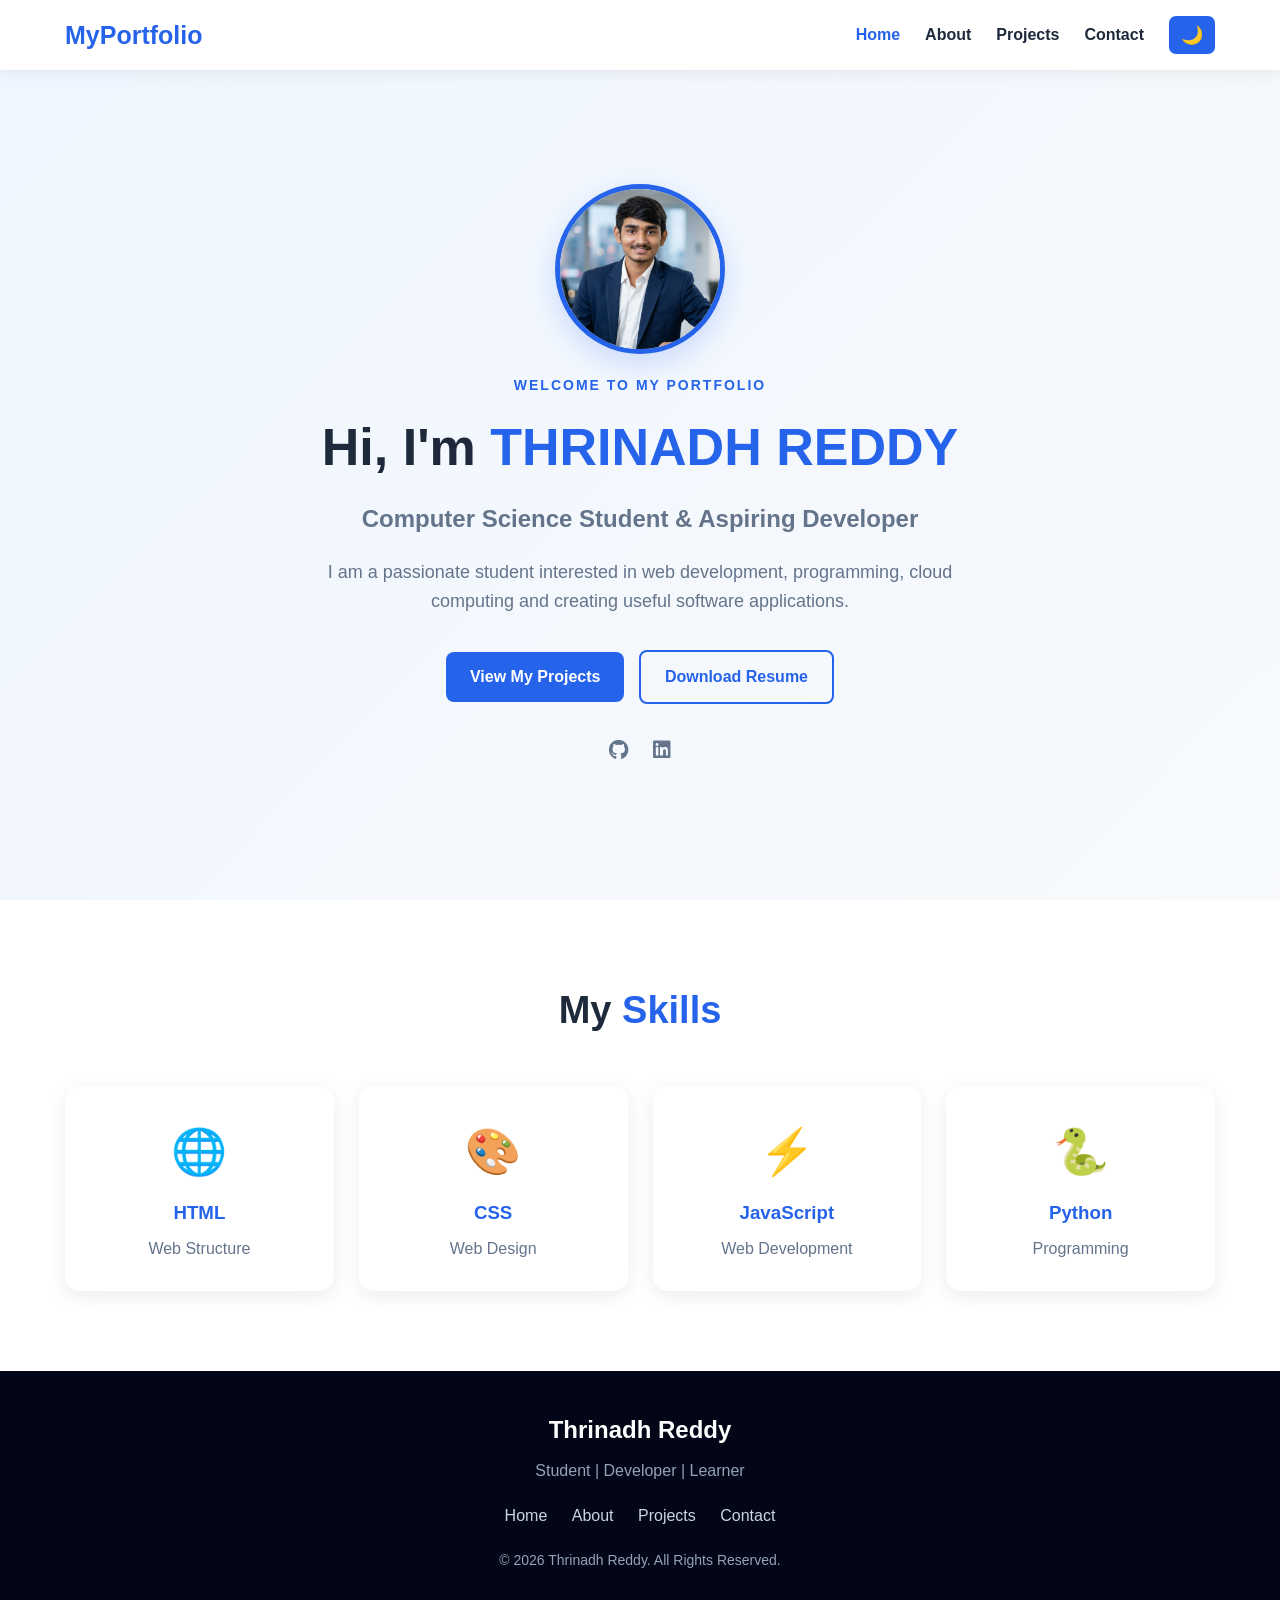
<file: index.html>
<!DOCTYPE html>
<html lang="en">

<head>
    <meta charset="UTF-8">
    <meta name="viewport" content="width=device-width, initial-scale=1.0">

    <title>Thrinadh Reddy | Student Portfolio</title>

    <!-- CSS -->
    <link rel="stylesheet" href="style.css">

    <!-- Font Awesome -->
    <link rel="stylesheet"
          href="https://cdnjs.cloudflare.com/ajax/libs/font-awesome/6.5.2/css/all.min.css">
</head>

<body>

    <!-- ================= HEADER ================= -->

    <header>
        <nav class="navbar">

            <div class="logo">
                <a href="index.html">MyPortfolio</a>
            </div>

            <button class="menu-btn" onclick="toggleMenu()">☰</button>

            <ul class="nav-links" id="navLinks">

                <li>
                    <a class="active" href="index.html">Home</a>
                </li>

                <li>
                    <a href="about.html">About</a>
                </li>

                <li>
                    <a href="projects.html">Projects</a>
                </li>

                <li>
                    <a href="contact.html">Contact</a>
                </li>

                <li>
                    <button class="theme-btn" onclick="toggleTheme()">
                        🌙
                    </button>
                </li>

            </ul>

        </nav>
    </header>


    <!-- ================= MAIN ================= -->

    <main>

        <!-- HERO SECTION -->

        <section class="hero">

            <div class="hero-content">

                <!-- Profile Image -->
                <img src="profile.jpg.jpeg"
                     alt="Profile Photo"
                     class="profile-image">

                <p class="small-title">
                    WELCOME TO MY PORTFOLIO
                </p>

                <h1>
                    Hi, I'm <span>THRINADH REDDY</span>
                </h1>

                <h2>
                    Computer Science Student & Aspiring Developer
                </h2>

                <p class="hero-description">
                    I am a passionate student interested in web development,
                    programming, cloud computing and creating useful
                    software applications.
                </p>


                <!-- Buttons -->

                <div class="hero-buttons">

                    <a href="projects.html"
                       class="btn primary-btn">
                        View My Projects
                    </a>

                    <a href="resume"
                       class="btn secondary-btn"
                       download>
                        Download Resume
                    </a>

                </div>


                <!-- Social Links -->

                <div class="social-links">

                    <!-- GitHub -->

                    <a href="https://github.com/trinadh2806k-debug"
                       target="_blank"
                       rel="noopener noreferrer"
                       aria-label="GitHub">

                        <i class="fa-brands fa-github"></i>

                    </a>


                    <!-- LinkedIn -->

                    <a href="https://www.linkedin.com/in/kotha-thrinadh-reddy-b94a24354/"
                       target="_blank"
                       rel="noopener noreferrer"
                       aria-label="LinkedIn">

                        <i class="fa-brands fa-linkedin"></i>

                    </a>

                </div>

            </div>

        </section>


        <!-- ================= SKILLS ================= -->

        <section class="quick-section">

            <div class="container">

                <h2 class="section-title">
                    My <span>Skills</span>
                </h2>


                <div class="skills-grid">

                    <!-- HTML -->

                    <div class="skill-card">

                        <div class="skill-icon">
                            🌐
                        </div>

                        <h3>HTML</h3>

                        <p>
                            Web Structure
                        </p>

                    </div>


                    <!-- CSS -->

                    <div class="skill-card">

                        <div class="skill-icon">
                            🎨
                        </div>

                        <h3>CSS</h3>

                        <p>
                            Web Design
                        </p>

                    </div>


                    <!-- JavaScript -->

                    <div class="skill-card">

                        <div class="skill-icon">
                            ⚡
                        </div>

                        <h3>JavaScript</h3>

                        <p>
                            Web Development
                        </p>

                    </div>


                    <!-- Python -->

                    <div class="skill-card">

                        <div class="skill-icon">
                            🐍
                        </div>

                        <h3>Python</h3>

                        <p>
                            Programming
                        </p>

                    </div>

                </div>

            </div>

        </section>

    </main>


    <!-- ================= FOOTER ================= -->

    <footer>

        <div class="footer-content">

            <h3>
                Thrinadh Reddy
            </h3>

            <p>
                Student | Developer | Learner
            </p>


            <div class="footer-links">

                <a href="index.html">
                    Home
                </a>

                <a href="about.html">
                    About
                </a>

                <a href="projects.html">
                    Projects
                </a>

                <a href="contact.html">
                    Contact
                </a>

            </div>


            <p class="copyright">
                © 2026 Thrinadh Reddy. All Rights Reserved.
            </p>

        </div>

    </footer>


    <!-- JavaScript -->
    <script src="script.js"></script>

</body>

</html>
</file>
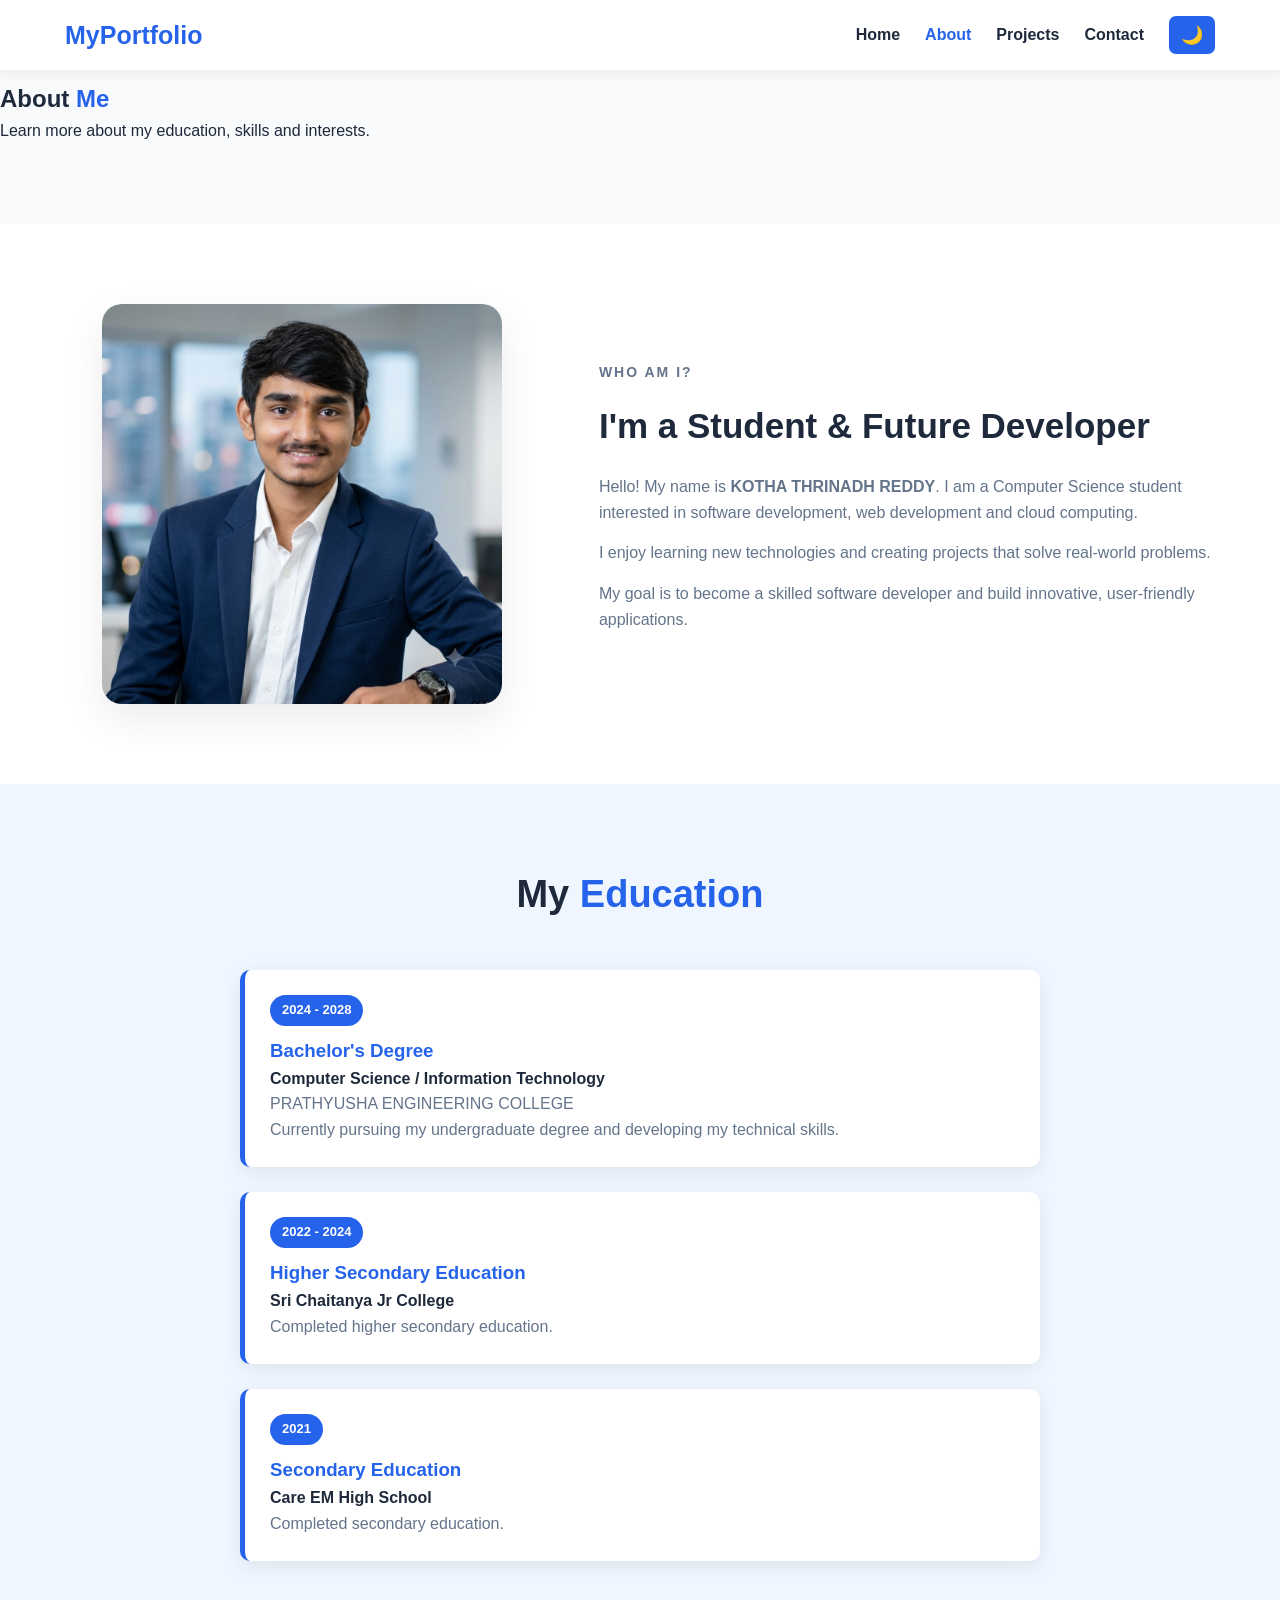
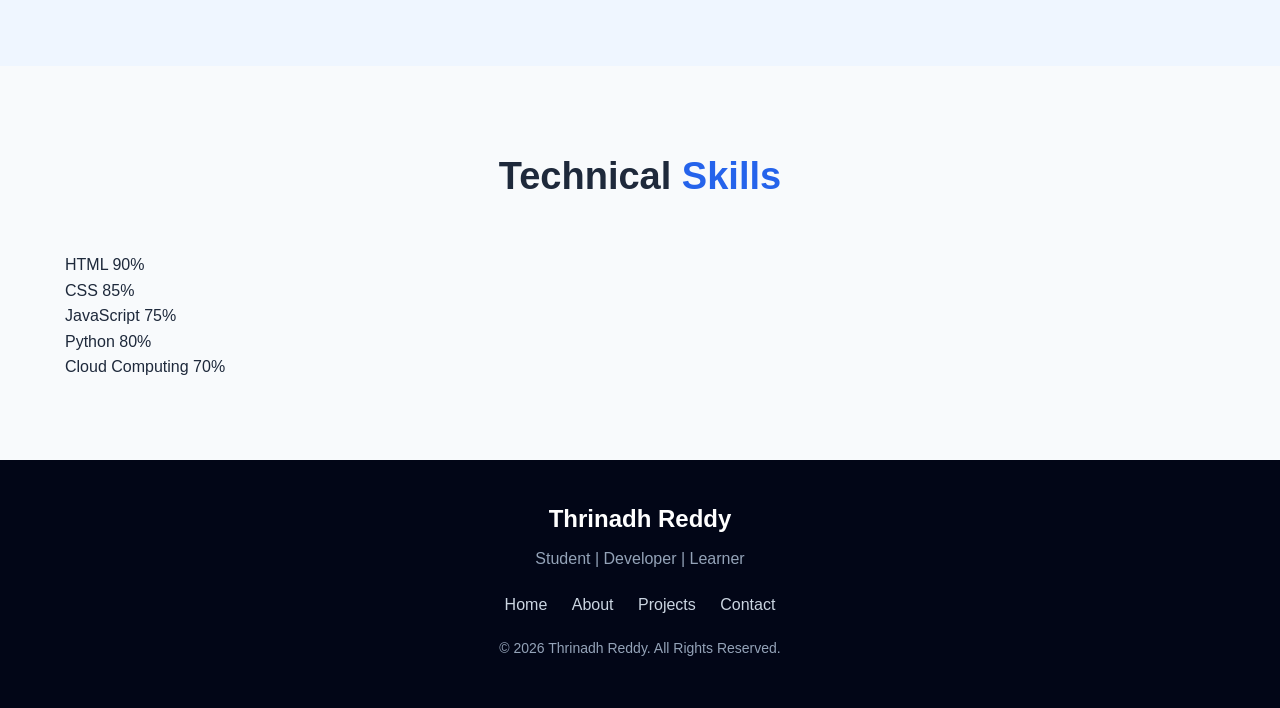
<file: about.html>
<!DOCTYPE html>
<html lang="en">

<head>

    <meta charset="UTF-8">

    <meta name="viewport"
          content="width=device-width, initial-scale=1.0">

    <title>About | Thrinadh Reddy</title>

    <!-- CSS -->
    <link rel="stylesheet" href="style.css">

    <!-- Font Awesome -->
    <link rel="stylesheet"
          href="https://cdnjs.cloudflare.com/ajax/libs/font-awesome/6.5.2/css/all.min.css">

</head>

<body>

    <!-- ================= HEADER ================= -->

    <header>

        <nav class="navbar">

            <div class="logo">
                <a href="index.html">MyPortfolio</a>
            </div>

            <button class="menu-btn"
                    onclick="toggleMenu()">
                ☰
            </button>

            <ul class="nav-links" id="navLinks">

                <li>
                    <a href="index.html">
                        Home
                    </a>
                </li>

                <li>
                    <a href="about.html" class="active">
                        About
                    </a>
                </li>

                <li>
                    <a href="projects.html">
                        Projects
                    </a>
                </li>

                <li>
                    <a href="contact.html">
                        Contact
                    </a>
                </li>

                <li>
                    <button class="theme-btn"
                            onclick="toggleTheme()">
                        🌙
                    </button>
                </li>

            </ul>

        </nav>

    </header>


    <!-- ================= MAIN ================= -->

    <main>

        <!-- PAGE HEADER -->

        <section class="page-header">

            <h1>
                About <span>Me</span>
            </h1>

            <p>
                Learn more about my education, skills and interests.
            </p>

        </section>


        <!-- ================= ABOUT SECTION ================= -->

        <section class="about-section">

            <div class="container">

                <div class="about-grid">

                    <!-- PROFILE IMAGE -->

                    <div class="about-image">

                        <img src="profile.jpg.jpeg"
                             alt="My Profile Photo">

                    </div>


                    <!-- ABOUT TEXT -->

                    <div class="about-text">

                        <p class="small-title">
                            WHO AM I?
                        </p>

                        <h2>
                            I'm a Student & Future Developer
                        </h2>

                        <p>
                            Hello! My name is
                            <strong>KOTHA THRINADH REDDY</strong>.
                            I am a Computer Science student interested
                            in software development, web development
                            and cloud computing.
                        </p>

                        <p>
                            I enjoy learning new technologies and
                            creating projects that solve real-world
                            problems.
                        </p>

                        <p>
                            My goal is to become a skilled software
                            developer and build innovative,
                            user-friendly applications.
                        </p>

                    </div>

                </div>

            </div>

        </section>


        <!-- ================= EDUCATION ================= -->

        <section class="education-section">

            <div class="container">

                <h2 class="section-title">
                    My <span>Education</span>
                </h2>

                <div class="timeline">


                    <!-- DEGREE -->

                    <div class="timeline-item">

                        <span class="timeline-year">
                            2024 - 2028
                        </span>

                        <h3>
                            Bachelor's Degree
                        </h3>

                        <h4>
                            Computer Science / Information Technology
                        </h4>

                        <p>
                            PRATHYUSHA ENGINEERING COLLEGE
                        </p>

                        <p>
                            Currently pursuing my undergraduate degree
                            and developing my technical skills.
                        </p>

                    </div>


                    <!-- INTERMEDIATE -->

                    <div class="timeline-item">

                        <span class="timeline-year">
                            2022 - 2024
                        </span>

                        <h3>
                            Higher Secondary Education
                        </h3>

                        <h4>
                            Sri Chaitanya Jr College
                        </h4>

                        <p>
                            Completed higher secondary education.
                        </p>

                    </div>


                    <!-- SCHOOL -->

                    <div class="timeline-item">

                        <span class="timeline-year">
                            2021
                        </span>

                        <h3>
                            Secondary Education
                        </h3>

                        <h4>
                            Care EM High School
                        </h4>

                        <p>
                            Completed secondary education.
                        </p>

                    </div>

                </div>

            </div>

        </section>


        <!-- ================= TECHNICAL SKILLS ================= -->

        <section class="technical-section">

            <div class="container">

                <h2 class="section-title">
                    Technical <span>Skills</span>
                </h2>

                <div class="skill-bars">


                    <!-- HTML -->

                    <div class="skill-bar">

                        <div class="skill-info">

                            <span>HTML</span>

                            <span>90%</span>

                        </div>

                        <div class="progress">

                            <div style="width: 90%;"></div>

                        </div>

                    </div>


                    <!-- CSS -->

                    <div class="skill-bar">

                        <div class="skill-info">

                            <span>CSS</span>

                            <span>85%</span>

                        </div>

                        <div class="progress">

                            <div style="width: 85%;"></div>

                        </div>

                    </div>


                    <!-- JAVASCRIPT -->

                    <div class="skill-bar">

                        <div class="skill-info">

                            <span>JavaScript</span>

                            <span>75%</span>

                        </div>

                        <div class="progress">

                            <div style="width: 75%;"></div>

                        </div>

                    </div>


                    <!-- PYTHON -->

                    <div class="skill-bar">

                        <div class="skill-info">

                            <span>Python</span>

                            <span>80%</span>

                        </div>

                        <div class="progress">

                            <div style="width: 80%;"></div>

                        </div>

                    </div>


                    <!-- CLOUD COMPUTING -->

                    <div class="skill-bar">

                        <div class="skill-info">

                            <span>Cloud Computing</span>

                            <span>70%</span>

                        </div>

                        <div class="progress">

                            <div style="width: 70%;"></div>

                        </div>

                    </div>

                </div>

            </div>

        </section>

    </main>


    <!-- ================= FOOTER ================= -->

    <footer>

        <div class="footer-content">

            <h3>
                Thrinadh Reddy
            </h3>

            <p>
                Student | Developer | Learner
            </p>

            <div class="footer-links">

                <a href="index.html">
                    Home
                </a>

                <a href="about.html">
                    About
                </a>

                <a href="projects.html">
                    Projects
                </a>

                <a href="contact.html">
                    Contact
                </a>

            </div>

            <p class="copyright">
                © 2026 Thrinadh Reddy. All Rights Reserved.
            </p>

        </div>

    </footer>


    <!-- JavaScript -->

    <script src="script.js"></script>

</body>

</html>
</file>
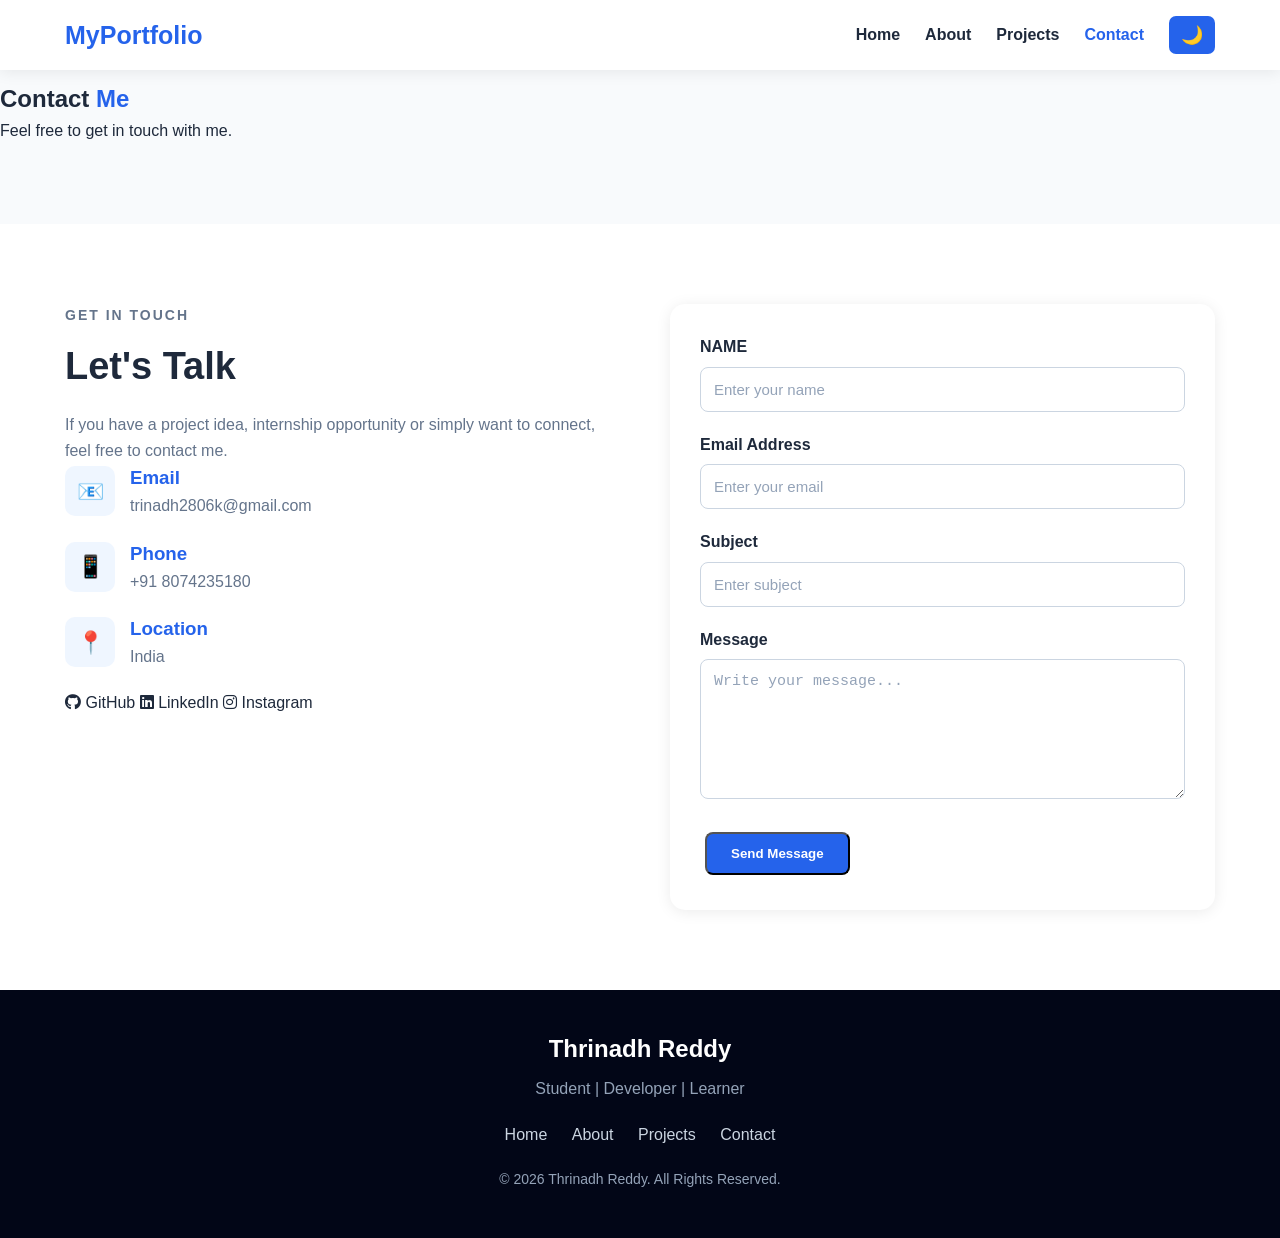
<file: contact.html>
<!DOCTYPE html>
<html lang="en">

<head>

    <meta charset="UTF-8">

    <meta name="viewport"
          content="width=device-width, initial-scale=1.0">

    <title>Contact | Thrinadh Reddy</title>

    <!-- CSS -->
    <link rel="stylesheet" href="style.css">

    <!-- Font Awesome -->
    <link rel="stylesheet"
          href="https://cdnjs.cloudflare.com/ajax/libs/font-awesome/6.5.2/css/all.min.css">

</head>


<body>

    <!-- ================= HEADER ================= -->

    <header>

        <nav class="navbar">

            <div class="logo">
                <a href="index.html">MyPortfolio</a>
            </div>


            <button class="menu-btn"
                    onclick="toggleMenu()">
                ☰
            </button>


            <ul class="nav-links" id="navLinks">

                <li>
                    <a href="index.html">
                        Home
                    </a>
                </li>

                <li>
                    <a href="about.html">
                        About
                    </a>
                </li>

                <li>
                    <a href="projects.html">
                        Projects
                    </a>
                </li>

                <li>
                    <a class="active" href="contact.html">
                        Contact
                    </a>
                </li>

                <li>
                    <button class="theme-btn"
                            onclick="toggleTheme()">
                        🌙
                    </button>
                </li>

            </ul>

        </nav>

    </header>


    <!-- ================= MAIN ================= -->

    <main>

        <!-- PAGE HEADER -->

        <section class="page-header">

            <h1>
                Contact <span>Me</span>
            </h1>

            <p>
                Feel free to get in touch with me.
            </p>

        </section>


        <!-- CONTACT SECTION -->

        <section class="contact-section">

            <div class="container">

                <div class="contact-grid">


                    <!-- CONTACT INFORMATION -->

                    <div class="contact-info">

                        <p class="small-title">
                            GET IN TOUCH
                        </p>

                        <h2>
                            Let's Talk
                        </h2>

                        <p>
                            If you have a project idea,
                            internship opportunity or simply
                            want to connect, feel free to
                            contact me.
                        </p>


                        <!-- EMAIL -->

                        <div class="contact-item">

                            <div class="contact-icon">
                                📧
                            </div>

                            <div>

                                <h3>
                                    Email
                                </h3>

                                <a href="mailto:trinadh2806k@gmail.com">
                                    trinadh2806k@gmail.com
                                </a>

                            </div>

                        </div>


                        <!-- PHONE -->

                        <div class="contact-item">

                            <div class="contact-icon">
                                📱
                            </div>

                            <div>

                                <h3>
                                    Phone
                                </h3>

                                <p>
                                    +91 8074235180
                                </p>

                            </div>

                        </div>


                        <!-- LOCATION -->

                        <div class="contact-item">

                            <div class="contact-icon">
                                📍
                            </div>

                            <div>

                                <h3>
                                    Location
                                </h3>

                                <p>
                                    India
                                </p>

                            </div>

                        </div>


                        <!-- SOCIAL LINKS -->

                        <div class="contact-social">

                            <a href="https://github.com/trinadh2806k-debug"
                               target="_blank"
                               rel="noopener noreferrer">

                                <i class="fa-brands fa-github"></i>
                                GitHub

                            </a>


                            <a href="https://www.linkedin.com/in/kotha-thrinadh-reddy-b94a24354/"
                               target="_blank"
                               rel="noopener noreferrer">

                                <i class="fa-brands fa-linkedin"></i>
                                LinkedIn

                            </a>


                            <a href="#"
                               aria-label="Instagram">

                                <i class="fa-brands fa-instagram"></i>
                                Instagram

                            </a>

                        </div>

                    </div>


                    <!-- CONTACT FORM -->

                    <div class="contact-form-container">

                        <form id="contactForm"
                              onsubmit="sendMessage(event)">


                            <!-- NAME -->

                            <div class="form-group">

                                <label for="name">
                                    NAME
                                </label>

                                <input
                                    type="text"
                                    id="name"
                                    placeholder="Enter your name"
                                    required>

                            </div>


                            <!-- EMAIL -->

                            <div class="form-group">

                                <label for="email">
                                    Email Address
                                </label>

                                <input
                                    type="email"
                                    id="email"
                                    placeholder="Enter your email"
                                    required>

                            </div>


                            <!-- SUBJECT -->

                            <div class="form-group">

                                <label for="subject">
                                    Subject
                                </label>

                                <input
                                    type="text"
                                    id="subject"
                                    placeholder="Enter subject"
                                    required>

                            </div>


                            <!-- MESSAGE -->

                            <div class="form-group">

                                <label for="message">
                                    Message
                                </label>

                                <textarea
                                    id="message"
                                    placeholder="Write your message..."
                                    required></textarea>

                            </div>


                            <!-- BUTTON -->

                            <button
                                type="submit"
                                class="btn primary-btn">

                                Send Message

                            </button>

                        </form>

                    </div>

                </div>

            </div>

        </section>

    </main>


    <!-- ================= FOOTER ================= -->

    <footer>

        <div class="footer-content">

            <h3>
                Thrinadh Reddy
            </h3>

            <p>
                Student | Developer | Learner
            </p>


            <div class="footer-links">

                <a href="index.html">
                    Home
                </a>

                <a href="about.html">
                    About
                </a>

                <a href="projects.html">
                    Projects
                </a>

                <a href="contact.html">
                    Contact
                </a>

            </div>


            <p class="copyright">
                © 2026 Thrinadh Reddy. All Rights Reserved.
            </p>

        </div>

    </footer>


    <!-- JavaScript -->
    <script src="script.js"></script>

</body>

</html>
</file>
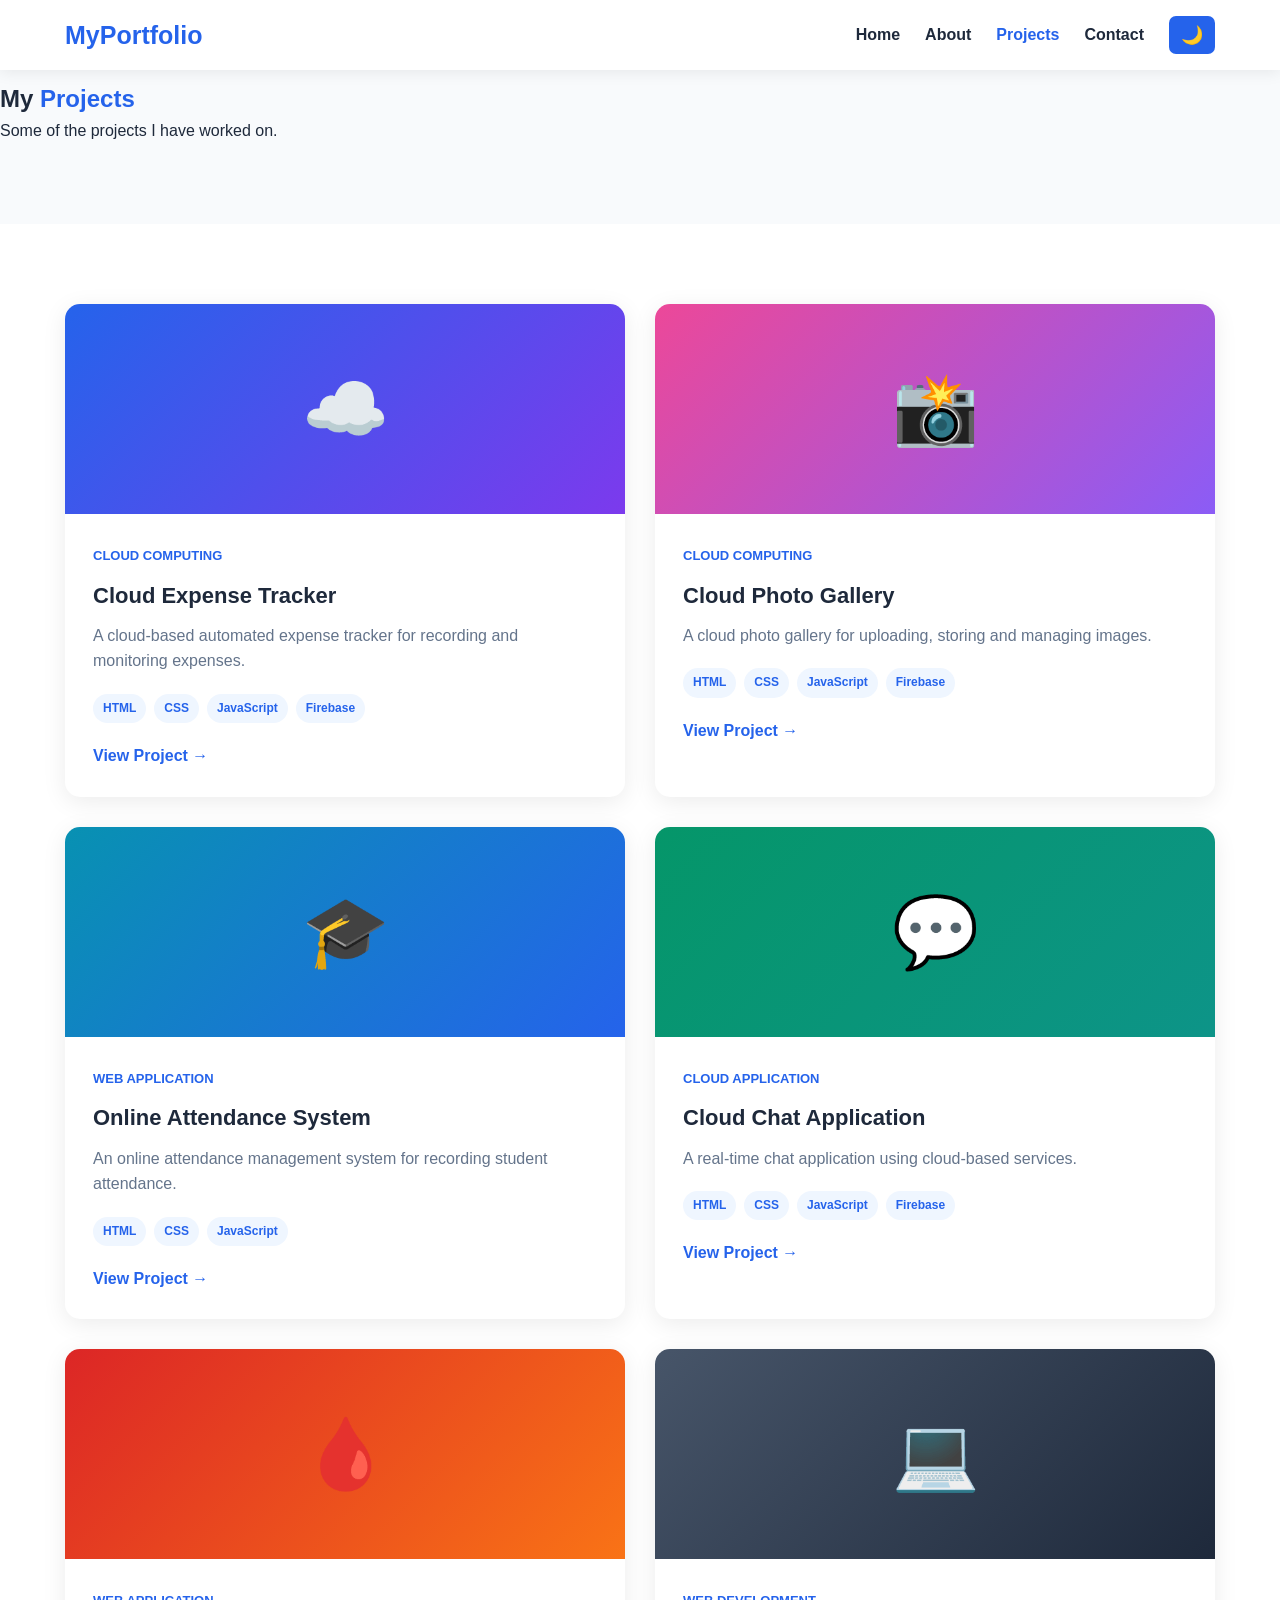
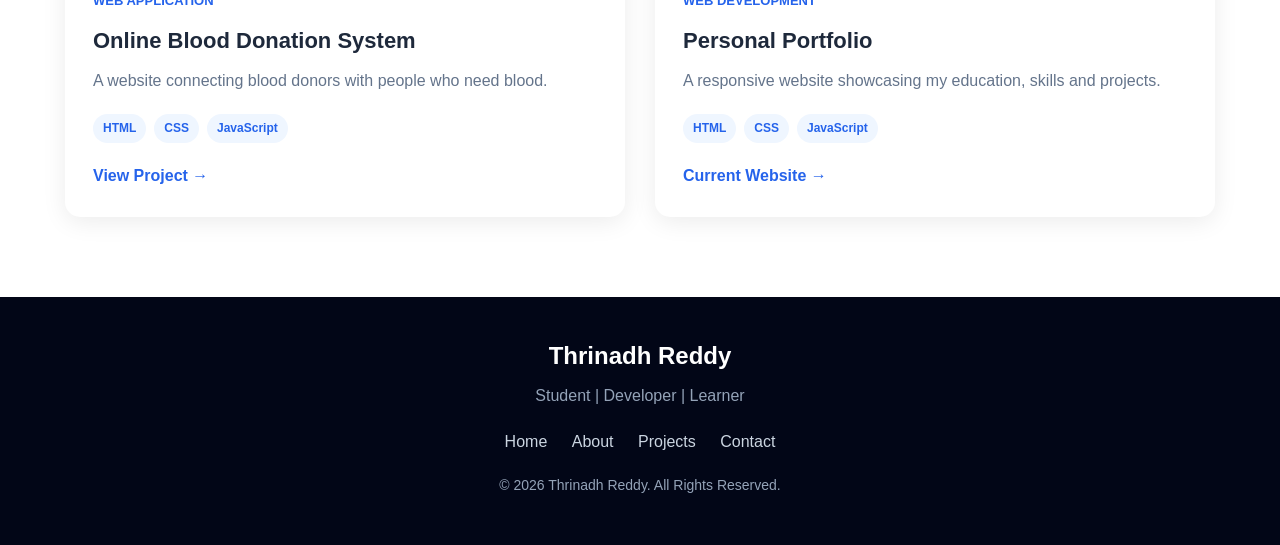
<file: projects.html>
<!DOCTYPE html>
<html lang="en">

<head>
    <meta charset="UTF-8">

    <meta name="viewport"
          content="width=device-width, initial-scale=1.0">

    <title>Projects | Thrinadh Reddy</title>

    <!-- CSS -->
    <link rel="stylesheet" href="style.css">

    <!-- Font Awesome -->
    <link rel="stylesheet"
          href="https://cdnjs.cloudflare.com/ajax/libs/font-awesome/6.5.2/css/all.min.css">
</head>

<body>

    <!-- ================= HEADER ================= -->

    <header>

        <nav class="navbar">

            <div class="logo">
                <a href="index.html">
                    MyPortfolio
                </a>
            </div>

            <button class="menu-btn"
                    onclick="toggleMenu()">
                ☰
            </button>

            <ul class="nav-links" id="navLinks">

                <li>
                    <a href="index.html">
                        Home
                    </a>
                </li>

                <li>
                    <a href="about.html">
                        About
                    </a>
                </li>

                <li>
                    <a class="active" href="projects.html">
                        Projects
                    </a>
                </li>

                <li>
                    <a href="contact.html">
                        Contact
                    </a>
                </li>

                <li>
                    <button class="theme-btn"
                            onclick="toggleTheme()">
                        🌙
                    </button>
                </li>

            </ul>

        </nav>

    </header>


    <!-- ================= MAIN ================= -->

    <main>

        <!-- PAGE HEADER -->

        <section class="page-header">

            <h1>
                My <span>Projects</span>
            </h1>

            <p>
                Some of the projects I have worked on.
            </p>

        </section>


        <!-- ================= PROJECTS ================= -->

        <section class="projects-section">

            <div class="container">

                <div class="projects-grid">


                    <!-- PROJECT 1 -->

                    <div class="project-card">

                        <div class="project-image cloud">
                            ☁️
                        </div>

                        <div class="project-content">

                            <span class="project-category">
                                Cloud Computing
                            </span>

                            <h2>
                                Cloud Expense Tracker
                            </h2>

                            <p>
                                A cloud-based automated expense
                                tracker for recording and monitoring
                                expenses.
                            </p>

                            <div class="tech-tags">

                                <span>HTML</span>
                                <span>CSS</span>
                                <span>JavaScript</span>
                                <span>Firebase</span>

                            </div>

                            <a href="#"
                               class="project-btn">
                                View Project →
                            </a>

                        </div>

                    </div>


                    <!-- PROJECT 2 -->

                    <div class="project-card">

                        <div class="project-image photo">
                            📸
                        </div>

                        <div class="project-content">

                            <span class="project-category">
                                Cloud Computing
                            </span>

                            <h2>
                                Cloud Photo Gallery
                            </h2>

                            <p>
                                A cloud photo gallery for uploading,
                                storing and managing images.
                            </p>

                            <div class="tech-tags">

                                <span>HTML</span>
                                <span>CSS</span>
                                <span>JavaScript</span>
                                <span>Firebase</span>

                            </div>

                            <a href="#"
                               class="project-btn">
                                View Project →
                            </a>

                        </div>

                    </div>


                    <!-- PROJECT 3 -->

                    <div class="project-card">

                        <div class="project-image attendance">
                            🎓
                        </div>

                        <div class="project-content">

                            <span class="project-category">
                                Web Application
                            </span>

                            <h2>
                                Online Attendance System
                            </h2>

                            <p>
                                An online attendance management
                                system for recording student
                                attendance.
                            </p>

                            <div class="tech-tags">

                                <span>HTML</span>
                                <span>CSS</span>
                                <span>JavaScript</span>

                            </div>

                            <a href="#"
                               class="project-btn">
                                View Project →
                            </a>

                        </div>

                    </div>


                    <!-- PROJECT 4 -->

                    <div class="project-card">

                        <div class="project-image chat">
                            💬
                        </div>

                        <div class="project-content">

                            <span class="project-category">
                                Cloud Application
                            </span>

                            <h2>
                                Cloud Chat Application
                            </h2>

                            <p>
                                A real-time chat application using
                                cloud-based services.
                            </p>

                            <div class="tech-tags">

                                <span>HTML</span>
                                <span>CSS</span>
                                <span>JavaScript</span>
                                <span>Firebase</span>

                            </div>

                            <a href="#"
                               class="project-btn">
                                View Project →
                            </a>

                        </div>

                    </div>


                    <!-- PROJECT 5 -->

                    <div class="project-card">

                        <div class="project-image blood">
                            🩸
                        </div>

                        <div class="project-content">

                            <span class="project-category">
                                Web Application
                            </span>

                            <h2>
                                Online Blood Donation System
                            </h2>

                            <p>
                                A website connecting blood donors
                                with people who need blood.
                            </p>

                            <div class="tech-tags">

                                <span>HTML</span>
                                <span>CSS</span>
                                <span>JavaScript</span>

                            </div>

                            <a href="#"
                               class="project-btn">
                                View Project →
                            </a>

                        </div>

                    </div>


                    <!-- PROJECT 6 -->

                    <div class="project-card">

                        <div class="project-image portfolio">
                            💻
                        </div>

                        <div class="project-content">

                            <span class="project-category">
                                Web Development
                            </span>

                            <h2>
                                Personal Portfolio
                            </h2>

                            <p>
                                A responsive website showcasing
                                my education, skills and projects.
                            </p>

                            <div class="tech-tags">

                                <span>HTML</span>
                                <span>CSS</span>
                                <span>JavaScript</span>

                            </div>

                            <a href="index.html"
                               class="project-btn">
                                Current Website →
                            </a>

                        </div>

                    </div>


                </div>

            </div>

        </section>

    </main>


    <!-- ================= FOOTER ================= -->

    <footer>

        <div class="footer-content">

            <h3>
                Thrinadh Reddy
            </h3>

            <p>
                Student | Developer | Learner
            </p>


            <div class="footer-links">

                <a href="index.html">
                    Home
                </a>

                <a href="about.html">
                    About
                </a>

                <a href="projects.html">
                    Projects
                </a>

                <a href="contact.html">
                    Contact
                </a>

            </div>


            <p class="copyright">
                © 2026 Thrinadh Reddy. All Rights Reserved.
            </p>

        </div>

    </footer>


    <!-- JavaScript -->
    <script src="script.js"></script>

</body>

</html>
</file>
<file: style.css>
/* =========================================
   RESET
========================================= */

* {
    margin: 0;
    padding: 0;
    box-sizing: border-box;
}

html {
    scroll-behavior: smooth;
}

body {
    font-family: Arial, Helvetica, sans-serif;
    background: var(--bg-color);
    color: var(--text-color);
    line-height: 1.6;
    transition: background-color 0.3s ease, color 0.3s ease;
}

a {
    text-decoration: none;
    color: inherit;
}

img {
    max-width: 100%;
    display: block;
}


/* =========================================
   THEME VARIABLES
========================================= */

:root {
    --bg-color: #f8fafc;
    --text-color: #1e293b;
    --secondary-text: #64748b;

    --card-bg: #ffffff;
    --section-bg: #ffffff;
    --soft-bg: #eff6ff;

    --header-bg: rgba(255, 255, 255, 0.95);

    --border-color: #cbd5e1;

    --primary: #2563eb;
    --primary-dark: #1d4ed8;

    --shadow: rgba(0, 0, 0, 0.08);
}


/* =========================================
   DARK MODE VARIABLES
========================================= */

body.dark-mode {
    --bg-color: #0f172a;
    --text-color: #f1f5f9;
    --secondary-text: #cbd5e1;

    --card-bg: #1e293b;
    --section-bg: #111827;
    --soft-bg: #172554;

    --header-bg: rgba(15, 23, 42, 0.95);

    --border-color: #475569;

    --shadow: rgba(0, 0, 0, 0.35);
}


/* =========================================
   COMMON
========================================= */

.container {
    width: 90%;
    max-width: 1150px;
    margin: auto;
}

section {
    padding: 80px 0;
}

.section-title {
    text-align: center;
    font-size: 38px;
    margin-bottom: 45px;
    color: var(--text-color);
}

.section-title span,
.hero h1 span,
.page-header h1 span {
    color: var(--primary);
}


/* =========================================
   HEADER
========================================= */

header {
    position: fixed;
    top: 0;
    left: 0;
    width: 100%;
    z-index: 1000;

    background: var(--header-bg);

    box-shadow: 0 2px 15px var(--shadow);

    backdrop-filter: blur(10px);

    transition: background 0.3s ease;
}

.navbar {
    width: 90%;
    max-width: 1150px;
    height: 70px;
    margin: auto;

    display: flex;
    align-items: center;
    justify-content: space-between;
}

.logo a {
    font-size: 25px;
    font-weight: 800;
    color: var(--primary);
}

.nav-links {
    display: flex;
    align-items: center;
    gap: 25px;
    list-style: none;
}

.nav-links a {
    color: var(--text-color);
    font-weight: 600;
    transition: 0.3s;
}

.nav-links a:hover,
.nav-links a.active {
    color: var(--primary);
}


/* =========================================
   MENU BUTTON
========================================= */

.menu-btn {
    display: none;
    border: none;
    background: none;
    color: var(--text-color);
    font-size: 28px;
    cursor: pointer;
}


/* =========================================
   THEME BUTTON
========================================= */

.theme-btn {
    border: none;
    background: var(--primary);
    color: white;

    padding: 8px 12px;

    border-radius: 7px;

    cursor: pointer;

    font-size: 18px;

    transition: 0.3s ease;
}

.theme-btn:hover {
    background: var(--primary-dark);
    transform: scale(1.08);
}


/* =========================================
   BUTTONS
========================================= */

.btn {
    display: inline-block;

    padding: 12px 24px;

    border-radius: 8px;

    font-weight: bold;

    margin: 5px;

    cursor: pointer;

    transition: 0.3s;
}

.primary-btn {
    background: var(--primary);
    color: white;
}

.primary-btn:hover {
    background: var(--primary-dark);
    transform: translateY(-3px);
}

.secondary-btn {
    color: var(--primary);

    border: 2px solid var(--primary);
}

.secondary-btn:hover {
    background: var(--primary);
    color: white;
}


/* =========================================
   HERO
========================================= */

.hero {
    min-height: 100vh;

    display: flex;
    justify-content: center;
    align-items: center;

    text-align: center;

    padding: 120px 20px 70px;

    background: linear-gradient(
        135deg,
        var(--soft-bg),
        var(--bg-color)
    );

    transition: background 0.3s ease;
}

.hero-content {
    max-width: 850px;
    margin: auto;
}

.profile-image {
    width: 170px;
    height: 170px;

    object-fit: cover;

    border-radius: 50%;

    border: 5px solid var(--primary);

    box-shadow:
        0 10px 30px rgba(37, 99, 235, 0.2);

    margin: 0 auto 20px;
}

.small-title {
    color: var(--primary);

    font-weight: bold;

    letter-spacing: 2px;

    font-size: 14px;

    margin-bottom: 10px;

    text-transform: uppercase;
}

.hero h1 {
    font-size: 52px;
    margin-bottom: 10px;
    color: var(--text-color);
}

.hero h2 {
    color: var(--secondary-text);

    font-size: 24px;

    margin-bottom: 20px;
}

.hero-description {
    max-width: 700px;

    margin: auto;

    color: var(--secondary-text);

    font-size: 18px;
}

.hero-buttons {
    margin-top: 30px;
}


/* =========================================
   SOCIAL LINKS
========================================= */

.social-links {
    margin-top: 25px;
}

.social-links a {
    color: var(--secondary-text);

    font-weight: 600;

    margin: 0 10px;

    font-size: 20px;

    transition: 0.3s;
}

.social-links a:hover {
    color: var(--primary);
}


/* =========================================
   SKILLS
========================================= */

.quick-section {
    background: var(--section-bg);

    transition: background 0.3s ease;
}

.skills-grid {
    display: grid;

    grid-template-columns: repeat(4, 1fr);

    gap: 25px;
}

.skill-card {
    text-align: center;

    padding: 30px 20px;

    background: var(--card-bg);

    color: var(--text-color);

    border-radius: 15px;

    box-shadow:
        0 5px 20px var(--shadow);

    transition:
        0.3s,
        background 0.3s ease,
        color 0.3s ease;
}

.skill-card:hover {
    transform: translateY(-8px);
}

.skill-icon {
    font-size: 45px;

    margin-bottom: 10px;
}

.skill-card h3 {
    color: var(--primary);

    margin-bottom: 8px;
}

.skill-card p {
    color: var(--secondary-text);
}


/* =========================================
   ABOUT
========================================= */

.about-section {
    background: var(--section-bg);

    transition: background 0.3s ease;
}

.about-grid {
    display: grid;

    grid-template-columns: 1fr 1.3fr;

    gap: 60px;

    align-items: center;
}

.about-image img {
    width: 100%;

    max-width: 400px;

    margin: auto;

    border-radius: 20px;

    box-shadow:
        0 15px 40px var(--shadow);
}

.about-text h2 {
    font-size: 35px;

    margin-bottom: 20px;

    color: var(--text-color);
}

.about-text p {
    color: var(--secondary-text);

    margin-bottom: 15px;
}


/* =========================================
   EDUCATION
========================================= */

.education-section {
    background: var(--soft-bg);

    transition: background 0.3s ease;
}

.timeline {
    max-width: 800px;

    margin: auto;
}

.timeline-item {
    background: var(--card-bg);

    color: var(--text-color);

    padding: 25px;

    margin-bottom: 25px;

    border-left: 5px solid var(--primary);

    border-radius: 10px;

    box-shadow:
        0 5px 20px var(--shadow);

    transition:
        background 0.3s ease,
        color 0.3s ease;
}

.timeline-year {
    display: inline-block;

    background: var(--primary);

    color: white;

    padding: 5px 12px;

    border-radius: 20px;

    font-size: 13px;

    font-weight: 600;

    margin-bottom: 10px;
}

.timeline-item h3 {
    color: var(--primary);
}

.timeline-item p {
    color: var(--secondary-text);
}


/* =========================================
   PROJECTS
========================================= */

.projects-section {
    background: var(--section-bg);

    transition: background 0.3s ease;
}

.projects-grid {
    display: grid;

    grid-template-columns: repeat(2, 1fr);

    gap: 30px;
}

.project-card {
    background: var(--card-bg);

    color: var(--text-color);

    border-radius: 15px;

    overflow: hidden;

    box-shadow:
        0 5px 25px var(--shadow);

    transition:
        0.3s,
        background 0.3s ease,
        color 0.3s ease;
}

.project-card:hover {
    transform: translateY(-8px);
}

.project-image {
    height: 210px;

    display: flex;

    align-items: center;

    justify-content: center;

    font-size: 70px;

    color: white;
}

.cloud {
    background: linear-gradient(
        135deg,
        #2563eb,
        #7c3aed
    );
}

.photo {
    background: linear-gradient(
        135deg,
        #ec4899,
        #8b5cf6
    );
}

.attendance {
    background: linear-gradient(
        135deg,
        #0891b2,
        #2563eb
    );
}

.chat {
    background: linear-gradient(
        135deg,
        #059669,
        #0d9488
    );
}

.blood {
    background: linear-gradient(
        135deg,
        #dc2626,
        #f97316
    );
}

.portfolio {
    background: linear-gradient(
        135deg,
        #475569,
        #1e293b
    );
}

.project-content {
    padding: 28px;
}

.project-category {
    color: var(--primary);

    font-size: 13px;

    font-weight: bold;

    text-transform: uppercase;
}

.project-content h2 {
    margin: 10px 0;

    font-size: 22px;

    color: var(--text-color);
}

.project-content p {
    color: var(--secondary-text);
}

.tech-tags {
    display: flex;

    flex-wrap: wrap;

    gap: 8px;

    margin: 20px 0;
}

.tech-tags span {
    background: var(--soft-bg);

    color: var(--primary);

    padding: 5px 10px;

    border-radius: 20px;

    font-size: 12px;

    font-weight: 600;
}

.project-btn {
    color: var(--primary);

    font-weight: bold;
}


/* =========================================
   CONTACT
========================================= */

.contact-section {
    background: var(--section-bg);

    transition: background 0.3s ease;
}

.contact-grid {
    display: grid;

    grid-template-columns: 1fr 1fr;

    gap: 60px;
}

.contact-info h2 {
    font-size: 38px;

    margin-bottom: 15px;

    color: var(--text-color);
}

.contact-info > p {
    color: var(--secondary-text);
}

.contact-item {
    display: flex;

    gap: 15px;

    align-items: center;

    margin-bottom: 20px;
}

.contact-icon {
    width: 50px;

    height: 50px;

    display: flex;

    align-items: center;

    justify-content: center;

    background: var(--soft-bg);

    color: var(--primary);

    border-radius: 10px;

    font-size: 22px;
}

.contact-item h3 {
    color: var(--primary);
}

.contact-item p,
.contact-item a {
    color: var(--secondary-text);
}

.contact-form-container {
    background: var(--card-bg);

    padding: 30px;

    border-radius: 15px;

    box-shadow:
        0 2px 15px var(--shadow);

    transition:
        background 0.3s ease,
        color 0.3s ease;
}

.form-group {
    margin-bottom: 20px;
}

.form-group label {
    display: block;

    margin-bottom: 7px;

    font-weight: bold;

    color: var(--text-color);
}

.form-group input,
.form-group textarea {
    width: 100%;

    padding: 13px;

    border: 1px solid var(--border-color);

    border-radius: 8px;

    font-size: 15px;

    outline: none;

    background: var(--card-bg);

    color: var(--text-color);

    transition: 0.3s;
}

.form-group input::placeholder,
.form-group textarea::placeholder {
    color: #94a3b8;
}

.form-group input:focus,
.form-group textarea:focus {
    border-color: var(--primary);

    box-shadow:
        0 0 0 3px rgba(37, 99, 235, 0.15);
}

.form-group textarea {
    height: 140px;

    resize: vertical;
}


/* =========================================
   FOOTER
========================================= */

footer {
    background: #020617;

    color: white;

    text-align: center;

    padding: 40px 20px;
}

.footer-content h3 {
    font-size: 24px;

    color: white;
}

.footer-content p {
    color: #94a3b8;

    margin: 8px 0;
}

.footer-links {
    margin: 20px 0;
}

.footer-links a {
    color: #cbd5e1;

    margin: 0 10px;

    transition: 0.3s;
}

.footer-links a:hover {
    color: white;
}

.copyright {
    font-size: 14px;

    color: #64748b;
}


/* =========================================
   MOBILE - TABLET
========================================= */

@media (max-width: 900px) {

    .skills-grid {
        grid-template-columns: repeat(2, 1fr);
    }

    .about-grid,
    .contact-grid {
        grid-template-columns: 1fr;
    }

    .projects-grid {
        grid-template-columns: 1fr;
    }
}


/* =========================================
   MOBILE
========================================= */

@media (max-width: 700px) {

    .menu-btn {
        display: block;
    }

    .nav-links {
        position: absolute;

        top: 70px;

        left: 0;

        width: 100%;

        display: none;

        flex-direction: column;

        padding: 25px;

        background: var(--card-bg);

        box-shadow:
            0 10px 20px var(--shadow);
    }

    .nav-links.show {
        display: flex;
    }

    .hero h1 {
        font-size: 38px;
    }

    .hero h2 {
        font-size: 20px;
    }

    .skills-grid {
        grid-template-columns: 1fr;
    }

    section {
        padding: 70px 0;
    }

    .section-title {
        font-size: 32px;
    }
}


/* =========================================
   SMALL MOBILE
========================================= */

@media (max-width: 450px) {

    .hero-buttons .btn {
        display: block;

        margin: 10px auto;

        max-width: 250px;
    }

    .social-links a {
        display: inline-block;

        margin: 5px;
    }

    .hero h1 {
        font-size: 32px;
    }

    .profile-image {
        width: 140px;
        height: 140px;
    }
}
</file>
